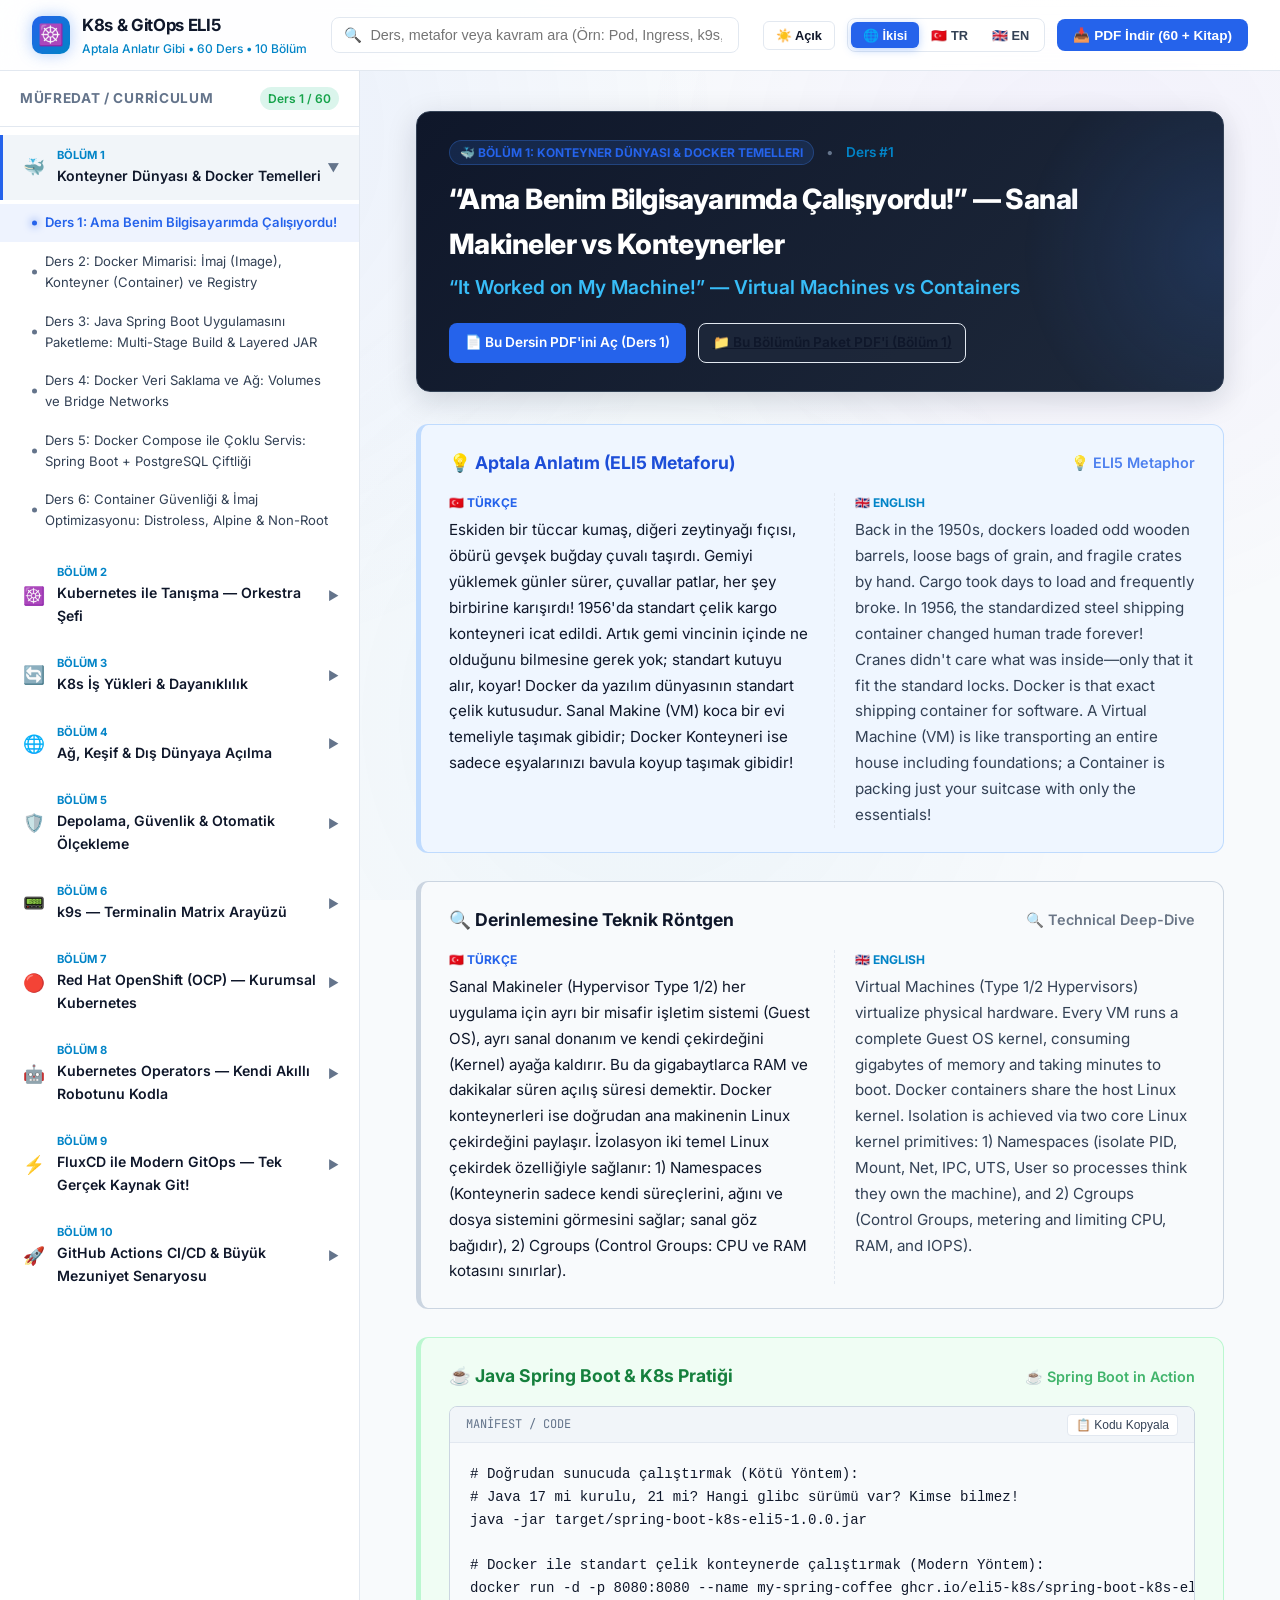
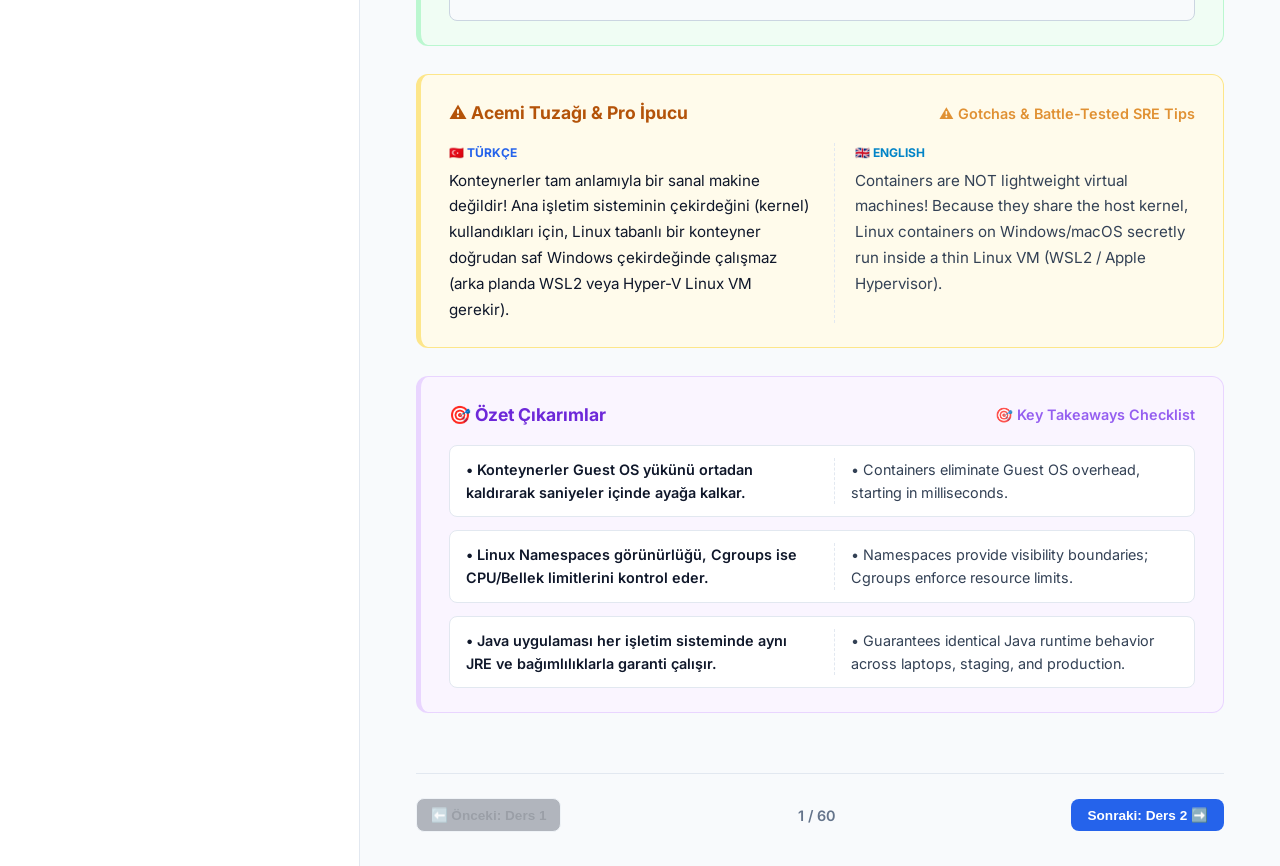
<file: index.html>
<!DOCTYPE html>
<html lang="tr">
<head>
  <meta charset="UTF-8">
  <meta http-equiv="refresh" content="0; url=web/index.html">
  <title>Kubernetes & GitOps ELI5 | 60 Ders</title>
  <script>
    window.location.replace("web/index.html");
  </script>
</head>
<body style="background-color: #02040a; color: #f8fafc; font-family: -apple-system, BlinkMacSystemFont, 'Segoe UI', Roboto, sans-serif; display: flex; align-items: center; justify-content: center; height: 100vh; margin: 0;">
  <div style="text-align: center;">
    <div style="font-size: 48px; margin-bottom: 16px;">☸️</div>
    <h2 style="font-size: 20px; font-weight: 600; margin-bottom: 8px;">Kubernetes & GitOps ELI5 | 60 Ders</h2>
    <p style="color: #94a3b8; font-size: 14px; margin-bottom: 16px;">Web okuyucuya yönlendiriliyorsunuz...</p>
    <a href="web/index.html" style="display: inline-block; padding: 10px 20px; background: #326ce5; color: #ffffff; border-radius: 8px; text-decoration: none; font-weight: bold; font-size: 13px;">Sayfaya Git ➔</a>
  </div>
</body>
</html>
</file>
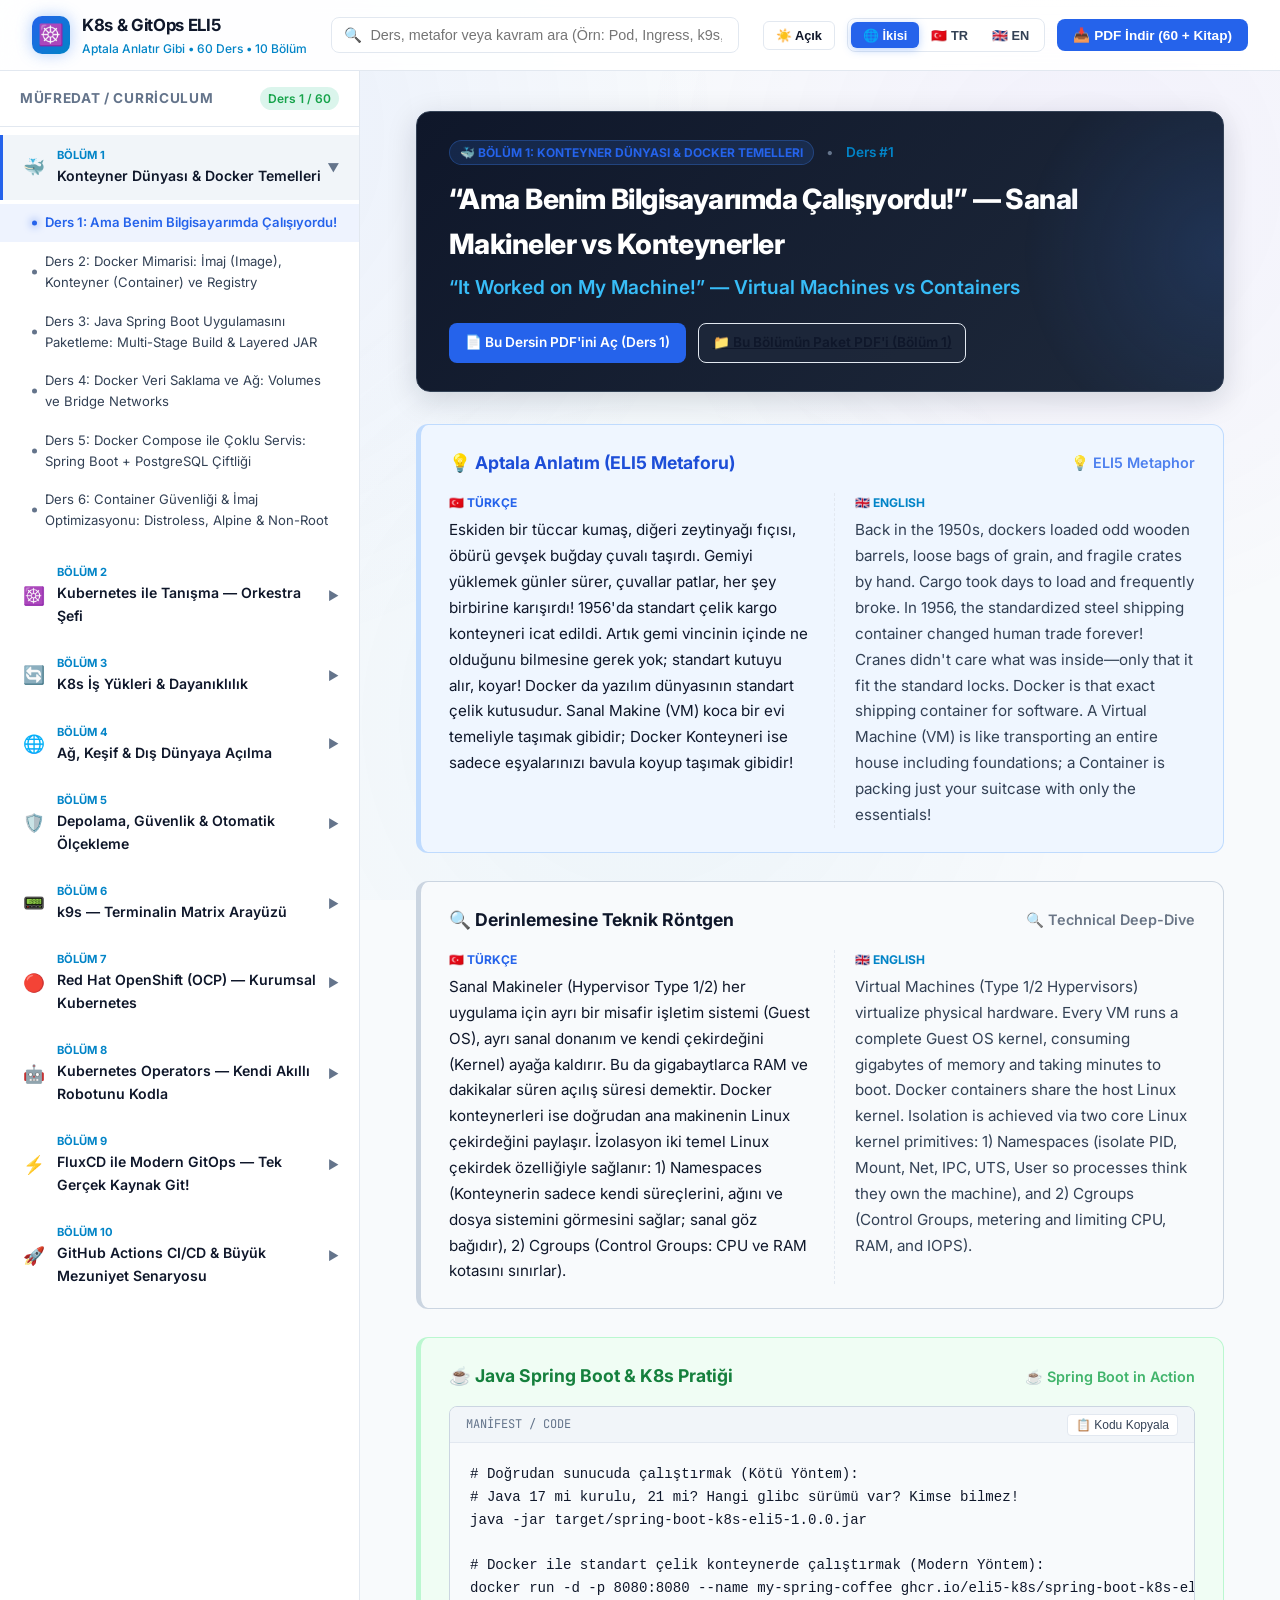
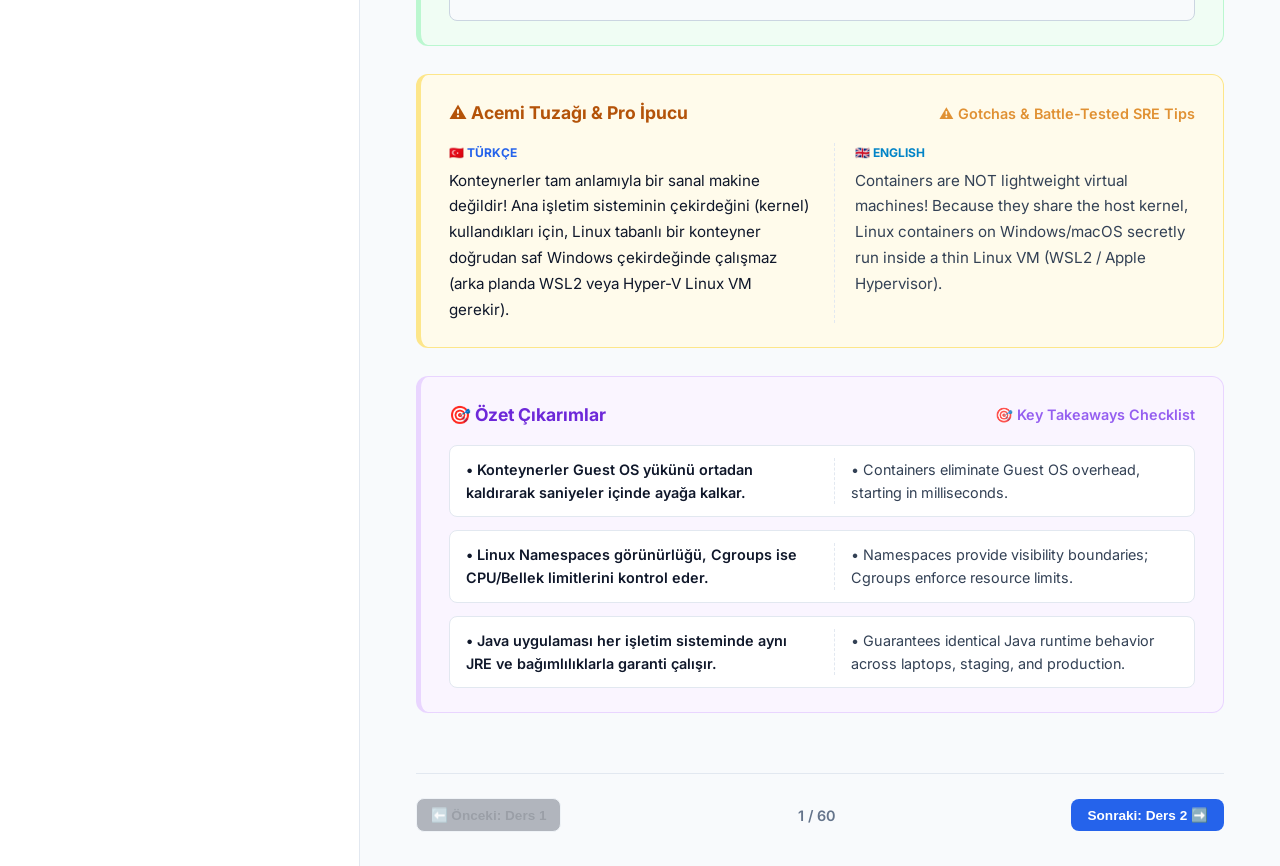
<file: web/index.html>
<!DOCTYPE html>
<html lang="tr">
<head>
  <meta charset="UTF-8">
  <meta name="viewport" content="width=device-width, initial-scale=1.0">
  <title>Kubernetes & GitOps ELI5 | Aptala Anlatır Gibi 60 Ders</title>
  <meta name="description" content="Aptala Anlatır Gibi Kubernetes, OpenShift, k9s, Operators, FluxCD, Docker ve GitHub Actions Eğitimi (60 Ders, Çift Dilli)">
  <link rel="preconnect" href="https://fonts.googleapis.com">
  <link rel="preconnect" href="https://fonts.gstatic.com" crossorigin>
  <link href="https://fonts.googleapis.com/css2?family=Inter:wght@400;500;600;700;800&family=JetBrains+Mono:wght@400;500;600&display=swap" rel="stylesheet">
  <link rel="stylesheet" href="styles.css">
</head>
<body>
  <div class="bg-ambient"></div>

  <!-- Top Navigation Bar -->
  <nav class="top-nav">
    <div class="brand-section">
      <div class="brand-logo">☸️</div>
      <div>
        <div class="brand-title">K8s & GitOps ELI5</div>
        <div class="brand-subtitle">Aptala Anlatır Gibi • 60 Ders • 10 Bölüm</div>
      </div>
    </div>

    <!-- Live Search -->
    <div class="search-wrapper">
      <span class="search-icon">🔍</span>
      <input type="text" id="searchInput" class="search-input" placeholder="Ders, metafor veya kavram ara (Örn: Pod, Ingress, k9s, Flux)...">
    </div>

    <!-- Actions & Language Switcher -->
    <div class="nav-actions">
      <!-- Theme Switcher -->
      <button id="themeToggleBtn" class="theme-toggle-btn" title="Temayı Değiştir (Açık/Koyu)">☀️ Açık</button>

      <div class="lang-selector">
        <button class="lang-btn active" data-lang="split" title="Türkçe ve İngilizce Yan Yana">🌐 İkisi</button>
        <button class="lang-btn" data-lang="tr" title="Sadece Türkçe">🇹🇷 TR</button>
        <button class="lang-btn" data-lang="en" title="Only English">🇬🇧 EN</button>
      </div>

      <button id="btnOpenPdfModal" class="btn-primary" title="Tüm PDF'leri İncele ve İndir">
        📥 PDF İndir (60 + Kitap)
      </button>
    </div>
  </nav>

  <!-- App Layout -->
  <div class="app-container">
    <!-- Sidebar: Modules & Lessons -->
    <aside class="sidebar" id="sidebar">
      <div class="sidebar-header">
        <span class="sidebar-title">Müfredat / Curriculum</span>
        <span class="progress-pill" id="lessonCounterBadge">Ders 1 / 60</span>
      </div>
      <ul class="module-list" id="moduleAccordion">
        <!-- Rendered dynamically by app.js -->
      </ul>
    </aside>

    <!-- Main View: Active Lesson -->
    <main class="main-view" id="mainContent">
      <!-- Active Lesson Content Rendered Here -->
    </main>
  </div>

  <!-- PDF Library Modal -->
  <div class="modal-overlay" id="pdfModal">
    <div class="modal-card">
      <div class="modal-header">
        <div>
          <h2 style="font-size: 1.25rem; font-weight: 700; color: white;">📚 Yayınlanmış PDF Kütüphanesi</h2>
          <p style="font-size: 0.85rem; color: var(--text-secondary);">Her dersi tekil, her bölümü paket veya 196 sayfalık ana kitabı indirin.</p>
        </div>
        <button id="btnClosePdfModal" class="btn-secondary" style="padding: 4px 10px; font-size: 1.1rem;">✕</button>
      </div>
      <div class="modal-body">
        <div class="pdf-item" style="border: 2px solid var(--accent-blue); background: rgba(37, 99, 235, 0.15); margin-bottom: 1.25rem;">
          <div>
            <div style="font-weight: 800; font-size: 1.05rem; color: white;">📖 BÜYÜK ANA KİTAP (TÜM 60 DERS TEK PDF)</div>
            <div style="font-size: 0.8rem; color: var(--text-secondary);">196 Sayfa • Renkli Şemalar • Ön Kapak • İçindekiler • Çift Dilli</div>
          </div>
          <a href="../output/book/Kubernetes_GitOps_Mastery_ELI5.pdf" target="_blank" class="btn-primary" style="padding: 0.6rem 1.2rem;">
            ⬇️ Ana Kitabı Aç (1.7 MB)
          </a>
        </div>

        <h3 style="font-size: 0.95rem; font-weight: 700; color: var(--text-muted); text-transform: uppercase; margin-bottom: 0.75rem;">
          📦 10 Bölüm Paketleri (Module Bundles)
        </h3>
        <div class="pdf-download-list" id="modalModulePdfList">
          <!-- Filled dynamically -->
        </div>
      </div>
    </div>
  </div>

  <script src="data/lessons.js"></script>
  <script src="app.js"></script>
</body>
</html>
</file>
<file: web/styles.css>
/* ==============================================================================
   KUBERNETES & GITOPS ELI5 - MODERN WEB COMPANION READER
   Dark Glassmorphism & High-Contrast Editorial Styling
   ============================================================================== */

:root {
  /* DEFAULT: LIGHT THEME */
  --bg-primary: #f8fafc;
  --bg-secondary: #ffffff;
  --bg-card: #ffffff;
  --bg-card-hover: #f1f5f9;
  --border-color: #e2e8f0;
  --border-glow: rgba(37, 99, 235, 0.2);

  --text-primary: #0f172a;
  --text-secondary: #334155;
  --text-muted: #64748b;

  --accent-blue: #2563eb;
  --accent-cyan: #0284c7;
  --accent-emerald: #16a34a;
  --accent-amber: #d97706;
  --accent-purple: #7c3aed;
  --accent-red: #dc2626;

  --font-sans: 'Inter', -apple-system, BlinkMacSystemFont, 'Segoe UI', Roboto, sans-serif;
  --font-mono: 'JetBrains Mono', 'Fira Code', 'Menlo', monospace;
  --transition-fast: 0.15s ease;
  --transition-normal: 0.25s cubic-bezier(0.4, 0, 0.2, 1);
}

/* OPTIONAL DARK THEME */
body.theme-dark {
  --bg-primary: #0a0f1d;
  --bg-secondary: #0f172a;
  --bg-card: rgba(30, 41, 59, 0.7);
  --bg-card-hover: rgba(51, 65, 85, 0.8);
  --border-color: rgba(148, 163, 184, 0.15);
  --border-glow: rgba(59, 130, 246, 0.4);

  --text-primary: #f8fafc;
  --text-secondary: #94a3b8;
  --text-muted: #64748b;

  --accent-blue: #3b82f6;
  --accent-cyan: #06b6d4;
  --accent-emerald: #10b981;
  --accent-amber: #f59e0b;
  --accent-purple: #a855f7;
  --accent-red: #ef4444;
}

* {
  box-sizing: border-box;
  margin: 0;
  padding: 0;
}

body {
  font-family: var(--font-sans);
  background-color: var(--bg-primary);
  color: var(--text-primary);
  line-height: 1.6;
  min-height: 100vh;
  display: flex;
  flex-direction: column;
  overflow-x: hidden;
}

/* Background Ambient Glow */
.bg-ambient {
  position: fixed;
  top: 0;
  left: 0;
  width: 100vw;
  height: 100vh;
  z-index: -1;
  pointer-events: none;
  background: 
    radial-gradient(circle at 15% 15%, rgba(37, 99, 235, 0.07) 0%, transparent 40%),
    radial-gradient(circle at 85% 20%, rgba(124, 58, 237, 0.05) 0%, transparent 35%),
    radial-gradient(circle at 50% 80%, rgba(2, 132, 199, 0.05) 0%, transparent 50%);
}

body.theme-dark .bg-ambient {
  background: 
    radial-gradient(circle at 15% 15%, rgba(37, 99, 235, 0.12) 0%, transparent 40%),
    radial-gradient(circle at 85% 20%, rgba(168, 85, 247, 0.10) 0%, transparent 35%),
    radial-gradient(circle at 50% 80%, rgba(6, 182, 212, 0.08) 0%, transparent 50%);
}

/* Top Navigation Bar */
.top-nav {
  position: sticky;
  top: 0;
  z-index: 100;
  background: rgba(255, 255, 255, 0.92);
  backdrop-filter: blur(16px);
  border-bottom: 1px solid var(--border-color);
  padding: 0.75rem 2rem;
  display: flex;
  align-items: center;
  justify-content: space-between;
  gap: 1.5rem;
}

body.theme-dark .top-nav {
  background: rgba(15, 23, 42, 0.85);
}

.brand-section {
  display: flex;
  align-items: center;
  gap: 0.75rem;
  text-decoration: none;
  color: var(--text-primary);
}

.brand-logo {
  width: 38px;
  height: 38px;
  border-radius: 10px;
  background: linear-gradient(135deg, var(--accent-blue), var(--accent-cyan));
  display: flex;
  align-items: center;
  justify-content: center;
  font-size: 1.3rem;
  box-shadow: 0 0 15px rgba(59, 130, 246, 0.4);
}

.brand-title {
  font-size: 1.05rem;
  font-weight: 700;
  letter-spacing: -0.02em;
  color: var(--text-primary);
}

.brand-subtitle {
  font-size: 0.75rem;
  color: var(--accent-cyan);
  font-weight: 500;
}

/* Search Box */
.search-wrapper {
  flex: 1;
  max-width: 450px;
  position: relative;
}

.search-input {
  width: 100%;
  background: var(--bg-card);
  border: 1px solid var(--border-color);
  border-radius: 8px;
  padding: 0.55rem 1rem 0.55rem 2.4rem;
  color: var(--text-primary);
  font-size: 0.9rem;
  outline: none;
  transition: var(--transition-fast);
}

.search-input:focus {
  border-color: var(--accent-blue);
  box-shadow: 0 0 0 3px rgba(37, 99, 235, 0.15);
  background: var(--bg-secondary);
}

.search-icon {
  position: absolute;
  left: 0.8rem;
  top: 50%;
  transform: translateY(-50%);
  color: var(--text-muted);
  font-size: 0.9rem;
}

/* Nav Actions */
.nav-actions {
  display: flex;
  align-items: center;
  gap: 0.75rem;
}

.theme-toggle-btn {
  background: var(--bg-card);
  border: 1px solid var(--border-color);
  color: var(--text-primary);
  font-size: 0.8rem;
  font-weight: 700;
  padding: 6px 12px;
  border-radius: 6px;
  cursor: pointer;
  display: inline-flex;
  align-items: center;
  gap: 6px;
  transition: var(--transition-fast);
}

.theme-toggle-btn:hover {
  background: var(--bg-card-hover);
  border-color: var(--accent-blue);
}

.lang-selector {
  display: flex;
  background: var(--bg-card);
  padding: 3px;
  border-radius: 8px;
  border: 1px solid var(--border-color);
}

.lang-btn {
  background: transparent;
  border: none;
  color: var(--text-secondary);
  padding: 0.35rem 0.75rem;
  font-size: 0.8rem;
  font-weight: 600;
  border-radius: 6px;
  cursor: pointer;
  transition: var(--transition-fast);
}

.lang-btn.active {
  background: var(--accent-blue);
  color: #fff;
  box-shadow: 0 2px 8px rgba(59, 130, 246, 0.35);
}

.btn-primary {
  background: linear-gradient(135deg, var(--accent-blue), #2563eb);
  color: white;
  border: none;
  border-radius: 8px;
  padding: 0.5rem 1rem;
  font-weight: 600;
  font-size: 0.85rem;
  cursor: pointer;
  display: flex;
  align-items: center;
  gap: 0.4rem;
  transition: var(--transition-fast);
  text-decoration: none;
}

.btn-primary:hover {
  transform: translateY(-1px);
  box-shadow: 0 4px 14px rgba(37, 99, 235, 0.4);
}

.btn-secondary {
  background: rgba(30, 41, 59, 0.8);
  color: var(--text-primary);
  border: 1px solid var(--border-color);
  border-radius: 8px;
  padding: 0.5rem 0.85rem;
  font-weight: 600;
  font-size: 0.85rem;
  cursor: pointer;
  display: flex;
  align-items: center;
  gap: 0.4rem;
  transition: var(--transition-fast);
}

.btn-secondary:hover {
  background: rgba(51, 65, 85, 0.9);
  border-color: var(--text-muted);
}

/* App Main Layout */
.app-container {
  display: flex;
  flex: 1;
  height: calc(100vh - 65px);
  overflow: hidden;
}

/* Sidebar (Modules & Lessons) */
.sidebar {
  width: 360px;
  background: var(--bg-secondary);
  border-right: 1px solid var(--border-color);
  overflow-y: auto;
  display: flex;
  flex-direction: column;
}

body.theme-dark .sidebar {
  background: rgba(15, 23, 42, 0.7);
}

.sidebar-header {
  padding: 1rem 1.25rem;
  border-bottom: 1px solid var(--border-color);
  display: flex;
  align-items: center;
  justify-content: space-between;
}

.sidebar-title {
  font-size: 0.85rem;
  font-weight: 700;
  text-transform: uppercase;
  letter-spacing: 0.05em;
  color: var(--text-muted);
}

.progress-pill {
  background: rgba(16, 185, 129, 0.15);
  color: var(--accent-emerald);
  padding: 2px 8px;
  border-radius: 12px;
  font-size: 0.75rem;
  font-weight: 600;
}

/* Module Accordion */
.module-list {
  list-style: none;
  padding: 0.5rem 0;
}

.module-group {
  margin-bottom: 0.25rem;
}

.module-header {
  padding: 0.75rem 1.25rem;
  display: flex;
  align-items: center;
  justify-content: space-between;
  cursor: pointer;
  user-select: none;
  transition: var(--transition-fast);
  border-left: 3px solid transparent;
}

.module-header:hover {
  background: var(--bg-card-hover);
}

.module-header.active {
  background: var(--bg-card-hover);
  border-left-color: var(--accent-blue);
}

.module-info {
  display: flex;
  align-items: center;
  gap: 0.75rem;
}

.module-badge {
  font-size: 1.1rem;
}

.module-texts {
  display: flex;
  flex-direction: column;
}

.module-num {
  font-size: 0.7rem;
  font-weight: 700;
  color: var(--accent-cyan);
  text-transform: uppercase;
}

.module-name {
  font-size: 0.88rem;
  font-weight: 600;
  color: var(--text-primary);
}

.module-chevron {
  font-size: 0.75rem;
  color: var(--text-muted);
  transition: transform var(--transition-normal);
}

.module-group.open .module-chevron {
  transform: rotate(90deg);
}

.lesson-list {
  list-style: none;
  padding: 0.25rem 0 0.5rem 0;
  background: var(--bg-card);
  display: none;
}

.module-group.open .lesson-list {
  display: block;
}

.lesson-item {
  padding: 0.55rem 1.25rem 0.55rem 2.8rem;
  font-size: 0.82rem;
  color: var(--text-secondary);
  cursor: pointer;
  display: flex;
  align-items: center;
  justify-content: space-between;
  transition: var(--transition-fast);
  position: relative;
}

.lesson-item::before {
  content: '';
  position: absolute;
  left: 2rem;
  top: 50%;
  transform: translateY(-50%);
  width: 5px;
  height: 5px;
  border-radius: 50%;
  background: var(--text-muted);
  transition: var(--transition-fast);
}

.lesson-item:hover {
  color: var(--accent-blue);
  background: var(--bg-card-hover);
}

.lesson-item:hover::before {
  background: var(--accent-blue);
  transform: translateY(-50%) scale(1.4);
}

.lesson-item.active {
  color: var(--accent-blue);
  font-weight: 600;
  background: rgba(37, 99, 235, 0.08);
}

.lesson-item.active::before {
  background: var(--accent-blue);
  box-shadow: 0 0 8px var(--accent-blue);
}

/* Main Content Area */
.main-view {
  flex: 1;
  overflow-y: auto;
  padding: 2.5rem 3.5rem;
  display: flex;
  flex-direction: column;
  max-width: 1200px;
  margin: 0 auto;
}

/* Lesson Header Banner */
.lesson-banner {
  background: linear-gradient(135deg, #0f172a 0%, #1e293b 100%);
  border: 1px solid #334155;
  border-radius: 14px;
  padding: 1.75rem 2rem;
  margin-bottom: 2rem;
  position: relative;
  overflow: hidden;
  box-shadow: 0 8px 30px rgba(15, 23, 42, 0.15);
}

.lesson-banner::after {
  content: '';
  position: absolute;
  top: 0;
  right: 0;
  width: 250px;
  height: 100%;
  background: radial-gradient(circle at right center, rgba(59, 130, 246, 0.15) 0%, transparent 70%);
  pointer-events: none;
}

.banner-meta {
  display: flex;
  align-items: center;
  gap: 0.75rem;
  margin-bottom: 0.75rem;
}

.banner-tag {
  background: rgba(59, 130, 246, 0.15);
  color: var(--accent-blue);
  border: 1px solid rgba(59, 130, 246, 0.3);
  padding: 2px 10px;
  border-radius: 20px;
  font-size: 0.75rem;
  font-weight: 700;
  text-transform: uppercase;
}

.banner-title-tr {
  font-size: 1.75rem;
  font-weight: 800;
  color: white;
  margin-bottom: 0.35rem;
  letter-spacing: -0.02em;
}

.banner-title-en {
  font-size: 1.2rem;
  font-weight: 600;
  color: #38bdf8;
}

.banner-actions {
  margin-top: 1.25rem;
  display: flex;
  gap: 0.75rem;
  flex-wrap: wrap;
}

/* Cards & Callouts */
.section-card {
  border-radius: 12px;
  padding: 1.5rem 1.75rem;
  margin-bottom: 1.75rem;
  border: 1px solid var(--border-color);
  backdrop-filter: blur(10px);
  transition: transform var(--transition-fast);
}

.card-header {
  display: flex;
  align-items: center;
  justify-content: space-between;
  margin-bottom: 1rem;
}

.card-title-tr {
  font-size: 1.1rem;
  font-weight: 700;
  display: flex;
  align-items: center;
  gap: 0.5rem;
}

.card-title-en {
  font-size: 0.9rem;
  font-weight: 600;
  opacity: 0.8;
}

/* Card Specific Themes */
.card-eli5 {
  background: #eff6ff;
  border-left: 5px solid var(--accent-blue);
  border-color: #bfdbfe;
}
.card-eli5 .card-title-tr { color: #1d4ed8; }
.card-eli5 .card-title-en { color: #2563eb; }

.card-deep {
  background: #f8fafc;
  border-left: 5px solid #475569;
  border-color: #cbd5e1;
}
.card-deep .card-title-tr { color: #0f172a; }
.card-deep .card-title-en { color: #475569; }

.card-spring {
  background: #f0fdf4;
  border-left: 5px solid var(--accent-emerald);
  border-color: #bbf7d0;
}
.card-spring .card-title-tr { color: #15803d; }
.card-spring .card-title-en { color: #16a34a; }

.card-warning {
  background: #fffbeb;
  border-left: 5px solid var(--accent-amber);
  border-color: #fde68a;
}
.card-warning .card-title-tr { color: #b45309; }
.card-warning .card-title-en { color: #d97706; }

.card-takeaways {
  background: #faf5ff;
  border-left: 5px solid var(--accent-purple);
  border-color: #e9d5ff;
}
.card-takeaways .card-title-tr { color: #6d28d9; }
.card-takeaways .card-title-en { color: #7c3aed; }

body.theme-dark .card-eli5 {
  background: rgba(30, 58, 138, 0.15);
  border-color: rgba(59, 130, 246, 0.25);
}
body.theme-dark .card-eli5 .card-title-tr { color: #93c5fd; }
body.theme-dark .card-eli5 .card-title-en { color: #60a5fa; }

body.theme-dark .card-deep {
  background: rgba(30, 41, 59, 0.6);
  border-color: rgba(148, 163, 184, 0.2);
}
body.theme-dark .card-deep .card-title-tr { color: #e2e8f0; }
body.theme-dark .card-deep .card-title-en { color: #94a3b8; }

body.theme-dark .card-spring {
  background: rgba(6, 78, 59, 0.15);
  border-color: rgba(16, 185, 129, 0.25);
}
body.theme-dark .card-spring .card-title-tr { color: #6ee7b7; }
body.theme-dark .card-spring .card-title-en { color: #34d399; }

body.theme-dark .card-warning {
  background: rgba(120, 53, 15, 0.15);
  border-color: rgba(245, 158, 11, 0.25);
}
body.theme-dark .card-warning .card-title-tr { color: #fde68a; }
body.theme-dark .card-warning .card-title-en { color: #fcd34d; }

body.theme-dark .card-takeaways {
  background: rgba(88, 28, 135, 0.15);
  border-color: rgba(168, 85, 247, 0.25);
}
body.theme-dark .card-takeaways .card-title-tr { color: #d8b4fe; }
body.theme-dark .card-takeaways .card-title-en { color: #c084fc; }

/* Dual Column Content */
.dual-content {
  display: grid;
  grid-template-columns: 1fr 1fr;
  gap: 1.5rem;
}

.dual-col {
  font-size: 0.95rem;
  line-height: 1.7;
  color: var(--text-primary);
}

.col-en {
  color: var(--text-secondary);
  border-left: 1px dashed var(--border-color);
  padding-left: 1.25rem;
}

/* Code Snippet Box */
.code-box {
  position: relative;
  background: #f8fafc;
  border-radius: 8px;
  border: 1px solid #cbd5e1;
  overflow: hidden;
}

body.theme-dark .code-box {
  background: #090d16;
  border-color: rgba(255, 255, 255, 0.1);
}

.code-header {
  background: #f1f5f9;
  padding: 0.4rem 1rem;
  display: flex;
  align-items: center;
  justify-content: space-between;
  border-bottom: 1px solid #e2e8f0;
}

body.theme-dark .code-header {
  background: #0d1322;
  border-bottom-color: rgba(255, 255, 255, 0.05);
}

.code-lang-badge {
  font-family: var(--font-mono);
  font-size: 0.75rem;
  color: var(--text-muted);
  text-transform: uppercase;
}

.btn-copy {
  background: var(--bg-card);
  border: 1px solid var(--border-color);
  color: var(--text-secondary);
  padding: 3px 8px;
  border-radius: 4px;
  font-size: 0.75rem;
  cursor: pointer;
  display: flex;
  align-items: center;
  gap: 4px;
  transition: var(--transition-fast);
}

.btn-copy:hover {
  background: var(--accent-blue);
  color: white;
}

pre {
  padding: 1.25rem;
  overflow-x: auto;
  font-family: var(--font-mono);
  font-size: 0.88rem;
  color: #0f172a;
  line-height: 1.55;
}

body.theme-dark pre {
  color: #e2e8f0;
}

/* Takeaway List */
.takeaways-grid {
  display: flex;
  flex-direction: column;
  gap: 0.85rem;
}

.takeaway-row {
  display: grid;
  grid-template-columns: 1fr 1fr;
  gap: 1.5rem;
  background: var(--bg-card);
  padding: 0.75rem 1rem;
  border-radius: 8px;
  border: 1px solid var(--border-color);
}

.takeaway-tr {
  font-size: 0.9rem;
  font-weight: 600;
  color: var(--text-primary);
}

.takeaway-en {
  font-size: 0.9rem;
  color: var(--text-secondary);
  border-left: 1px dashed var(--border-color);
  padding-left: 1rem;
}

/* Footer Navigation Controls */
.bottom-pagination {
  margin-top: 2rem;
  padding-top: 1.5rem;
  border-top: 1px solid var(--border-color);
  display: flex;
  align-items: center;
  justify-content: space-between;
}

/* Modal for PDF Downloads */
.modal-overlay {
  display: none;
  position: fixed;
  top: 0;
  left: 0;
  width: 100vw;
  height: 100vh;
  background: rgba(15, 23, 42, 0.65);
  backdrop-filter: blur(8px);
  z-index: 1000;
  align-items: center;
  justify-content: center;
}

.modal-overlay.open {
  display: flex;
}

.modal-card {
  background: var(--bg-secondary);
  border: 1px solid var(--border-color);
  border-radius: 16px;
  width: 90%;
  max-width: 750px;
  max-height: 85vh;
  display: flex;
  flex-direction: column;
  box-shadow: 0 20px 50px rgba(0, 0, 0, 0.15);
}

body.theme-dark .modal-card {
  background: #0f172a;
  box-shadow: 0 20px 50px rgba(0, 0, 0, 0.5);
}

.modal-header {
  padding: 1.25rem 1.75rem;
  border-bottom: 1px solid var(--border-color);
  display: flex;
  align-items: center;
  justify-content: space-between;
}

.modal-body {
  padding: 1.5rem 1.75rem;
  overflow-y: auto;
}

.pdf-download-list {
  display: flex;
  flex-direction: column;
  gap: 0.75rem;
}

.pdf-item {
  display: flex;
  align-items: center;
  justify-content: space-between;
  padding: 0.85rem 1.25rem;
  background: var(--bg-card);
  border-radius: 10px;
  border: 1px solid var(--border-color);
  color: var(--text-primary);
  transition: var(--transition-fast);
}

.pdf-item:hover {
  background: var(--bg-card-hover);
  border-color: var(--accent-blue);
}

/* Responsive */
@media (max-width: 900px) {
  .sidebar {
    position: fixed;
    left: -360px;
    top: 65px;
    height: calc(100vh - 65px);
    z-index: 90;
    transition: left var(--transition-normal);
  }
  .sidebar.open {
    left: 0;
  }
  .main-view {
    padding: 1.5rem;
  }
  .dual-content {
    grid-template-columns: 1fr;
    gap: 1rem;
  }
  .col-en {
    border-left: none;
    padding-left: 0;
    border-top: 1px dashed rgba(148, 163, 184, 0.2);
    padding-top: 1rem;
  }
  .takeaway-row {
    grid-template-columns: 1fr;
  }
  .takeaway-en {
    border-left: none;
    padding-left: 0;
    border-top: 1px dashed rgba(168, 85, 247, 0.2);
    padding-top: 0.5rem;
  }
}
</file>
